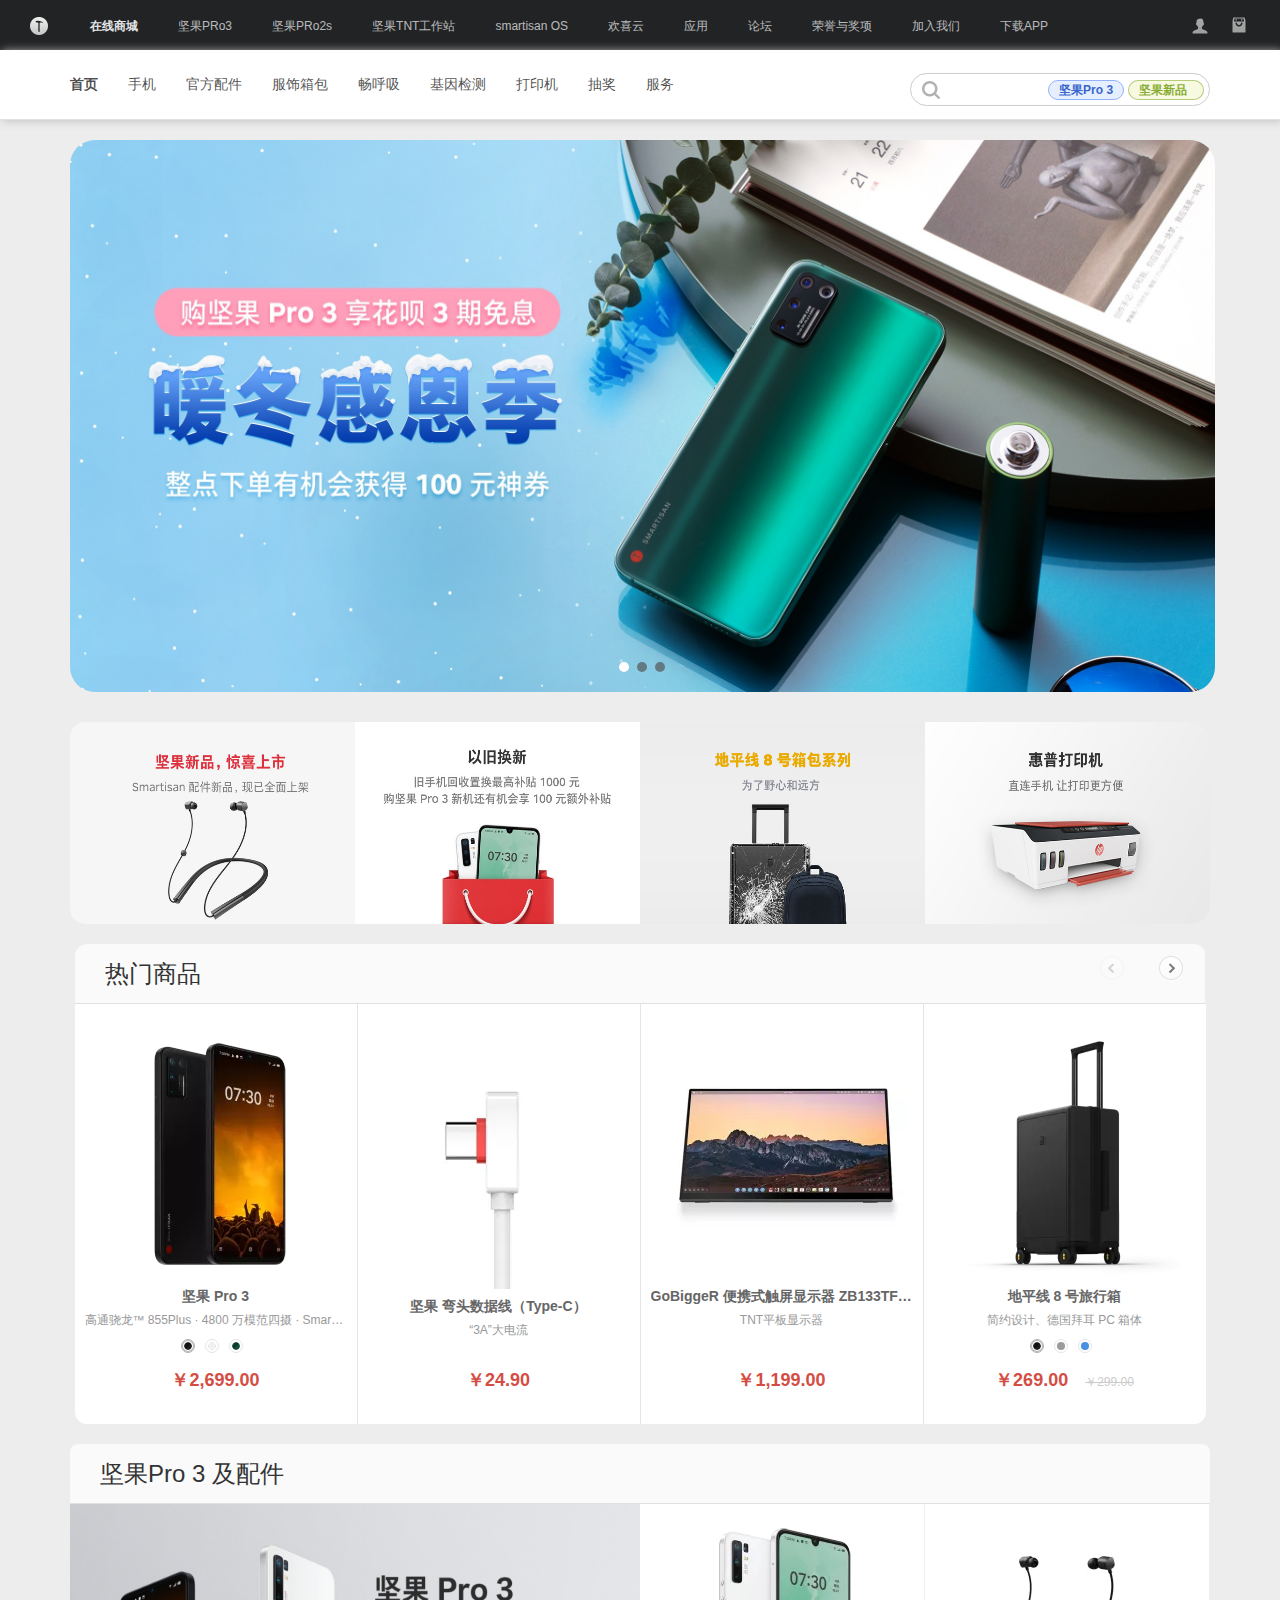
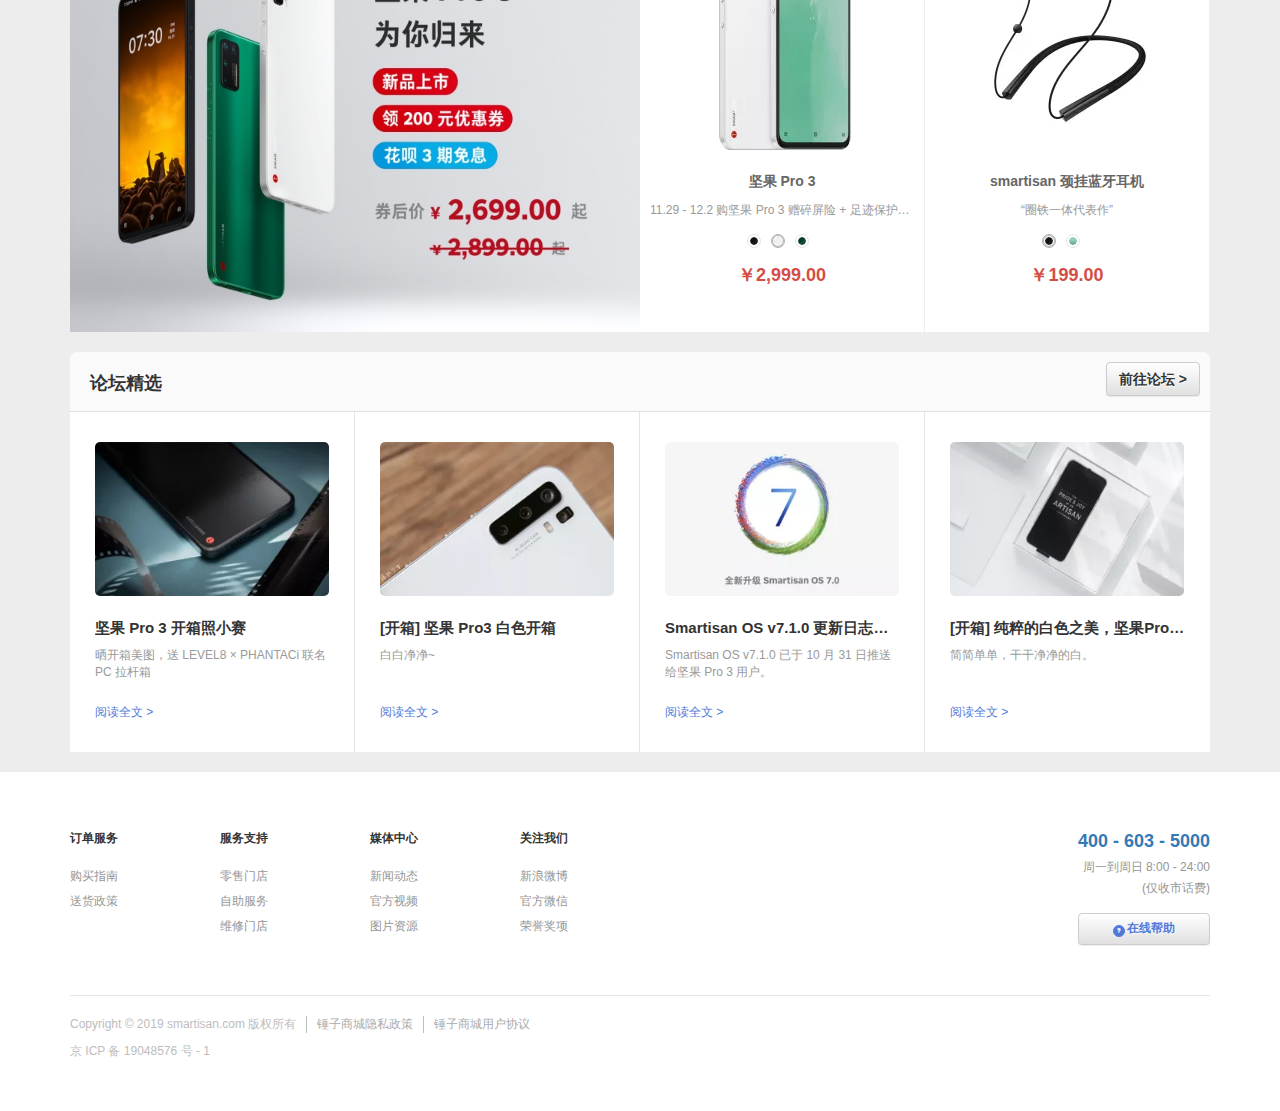
<file: index.html>
<!DOCTYPE html>
<html lang="zh">

	<head>
		<meta charset="UTF-8" />
		<link rel="stylesheet icon" type="text/css" href="favicon.ico"/>
		<meta name="viewport" content="width=device-width, initial-scale=1.0" />
		<link rel="stylesheet" type="text/css" href="bootstrap-3.3.7-dist/css/bootstrap.min.css" />
		
		<link rel="stylesheet" type="text/css" href="css/new_file.css" />
		<link rel="stylesheet" href="css/bootstrap-theme.min.css" />
		
		<title>锤子科技</title>
	</head>

	<body>
		<div class="wrap">
			<nav class="nav">
				<div class="toplogo lf">
					<a href="javascript:void(0)"><img src="img/LOGO.png" /></a>
				</div>
				<div class="container clearfix">
					<ul class="topcenter clearfix lf">
						<li class="active">
							<a class="a1" href="javascript:void(0)">在线商城</a>
						</li>
						<li>
							<a href="javascript:void(0)">坚果PRo3</a>
						</li>
						<li>
							<a href="javascript:void(0)">坚果PRo2s</a>
						</li>
						<li>
							<a href="javascript:void(0)">坚果TNT工作站</a>
						</li>
						<li>
							<a href="javascript:void(0)">smartisan OS</a>
						</li>
						<li>
							<a href="javascript:void(0)">欢喜云</a>
						</li>
						<li>
							<a href="noteApp.html">应用</a>
						</li>
						<li>
							<a href="javascript:void(0)">论坛</a>
						</li>
						<li>
							<a href="javascript:void(0)">荣誉与奖项</a>
						</li>
						<li>
							<a class="a2" href="joinUS.html">加入我们</a>
						</li>
						<li>
							<a href="javascript:void(0)" class="myapp">下载APP</a>
							<div class="ema">
								<img src="img/ema.png"/>
								<p>
									<strong>下载锤子商城App</strong>
									<span>领新人专享礼包</span>
								</p>
							</div>
						</li>
					</ul>
				</div>
				<div class="topright">
					<ul class="clearfix">
						<li class="user">
							<a href="javascript:void(0)"></a>
						</li>
						<li>
							<a href="javascript:void(0)"></a>
						</li>
					</ul>
				</div>
			</nav>
			<div class="fixednav">
				<div class="container clearfix">
					<ul class="fixedul clearfix lf">
						<li class="active">
							<a href="javascript:void(0)">首页</a>
						</li>
						<li>
							<a href="javascript:void(0)" class="phone1">手机</a>
						</li>
						<li>
							<a href="javascript:void(0)">官方配件</a>
						</li>
						<li>
							<a href="javascript:void(0)" class="package1">服饰箱包</a>
						</li>
						<li>
							<a href="javascript:void(0)" class="breathe1">畅呼吸</a>
						</li>
						<li>
							<a href="javascript:void(0)" class="dna1">基因检测</a>
						</li>
						<li>
							<a href="javascript:void(0)">打印机</a>
						</li>
						<li>
							<a href="javascript:void(0)">抽奖</a>
						</li>
						<li>
							<a href="javascript:void(0)" class="serves1">服务</a>
						</li>
					</ul>
					<div class="seach-bar rt">
						<button><img src="img/seach.png"/></button>
						<input type="text" />
						<div class="btns">
							<a href="javascript:void(0)">坚果Pro 3</a>
							<a href="javascript:void(0)">坚果新品</a>
						</div>
					</div>
					<div class="userhide topright">
						<ul class="clearfix">
							<li class="user">
								<a href="javascript:void(0)"></a>
							</li>
							<li>
								<a href="javascript:void(0)"></a>
							</li>
						</ul>
					</div>
				</div>
				<div class="myhover">
					<ul class="index1 container">
						<li class="col-md-2">
							<a href="javascript:void(0)" class="h-title">手机</a>
							<p class="h-text"><a href="javascript:void(0)" title="手机"><img src="img/pro3.png"/>手机</a></p>
						</li>
						<li class="col-md-5 peijian">
							<a href="javascript:void(0)" class="h-title">官方配件</a>
							<p class="h-text"><a href="javascript:void(0)" title="数据线"><img src="img/line.png"/>数据线</a></p>
							<p class="h-text"><a href="javascript:void(0)" title="充电器"><img src="img/headerdian.png"/>充电器</a></p>
							<p class="h-text"><a href="javascript:void(0)" title="线控耳机"><img src="img/eji.png"/>线控耳机</a></p>
							<p class="h-text"><a href="javascript:void(0)" title="移动电源"><img src="img/yidongdianyuan.png"/>移动电源</a></p>
							<p class="h-text zipai"><a href="javascript:void(0)" title="拍照控件"><img src="img/zipai.png"/>拍照控件</a></p>
						</li>
						<li class="col-md-3">
							<a href="javascript:void(0)" class="h-title">畅呼吸系列</a>
							<p class="h-text"><a href="javascript:void(0)" title="空气净化器"><img src="img/kongqi.png"/>空气净化器</a></p>
							<p class="h-text"><a href="javascript:void(0)" title="生活电器配件"><img src="img/dianqi.png"/>生活电器配件</a></p>
						</li>
						<li class="col-md-2">
							<a href="javascript:void(0)" class="h-title">服饰箱包</a>
							<p class="h-text"><a href="javascript:void(0)" title="箱包"><img src="img/xiangbao.png"/>箱包</a></p>
							<p class="h-text"><a href="javascript:void(0)" title="男装"><img src="img/nanzhuang.png"/>男装</a></p>
							<p class="h-text"><a href="javascript:void(0)" title="鞋"><img src="img/xiezi.png"/>鞋</a></p>
						</li>
					</ul>
					<ul class="container nav-phone navh6-p1">
						<li class="col-md-3"></li>
						<li class="col-md-2">
							<a href="javascript:void(0)" title="坚果Pro3">
								<img src="img/hpro3.png"/>
								<h6>坚果Pro3</h6>
								<p>￥2899.00 <span>起</span></p>
							</a>
						</li>
						<li class="col-md-2">
							<a href="javascript:void(0)" title="坚果Pro3">
								<img src="img/bpro3.png"/>
								<h6>坚果Pro3</h6>
								<p>￥2899.00 <span>起</span></p>
							</a>
						</li>
						<li class="col-md-2">
							<a href="javascript:void(0)" title="坚果Pro3">
								<img src="img/lpro3.png"/>
								<h6>坚果Pro3</h6>
								<p>￥2899.00 <span>起</span></p>
							</a>
						</li>
						<li class="col-md-3"></li>
					</ul>
					<ul class="container nav-breathe">
						<li class="col-md-3"></li>
						<li class="col-md-2">
						</li>
						<li class="col-md-2">
							<a href="javascript:void(0)" class="h-title">生活电器</a>
							<p class="h-text"><a href="javascript:void(0)" title="空气净化器"><img src="img/kongqi.png"/>空气净化器</a></p>
							<p class="h-text"><a href="javascript:void(0)" title="生活电器配件"><img src="img/headerdian.png"/>生活电器配件</a></p>
							<p class="h-text"><a href="javascript:void(0)" title="温度计"><img src="img/wenduji.png"/>温度计</a></p>
						</li>
						<li class="col-md-2">
						</li>
						<li class="col-md-2"></li>
					</ul>
					<ul class="container nav-package">
						<li class="col-md-3"></li>
						<li class="col-md-2">
							<a href="javascript:void(0)" class="h-title">服饰</a>
							<p class="h-text"><a href="javascript:void(0)" title="空气净化器"><img src="img/chens.png"/>衬衫</a></p>
							<p class="h-text"><a href="javascript:void(0)" title="空气净化器"><img src="img/weiyi.png"/>卫衣</a></p>
							<p class="h-text"><a href="javascript:void(0)" title="空气净化器"><img src="img/Txue.png"/>T恤</a></p>
							<p class="h-text"><a href="javascript:void(0)" title="空气净化器"><img src="img/polo.png"/>Polo衫</a></p>
						</li>
						<li class="col-md-2">
							<a href="javascript:void(0)" class="h-title">鞋</a>
							<p class="h-text"><a href="javascript:void(0)" title="空气净化器"><img src="img/xiezi.png"/>帆布鞋</a></p>
						</li>
						<li class="col-md-2">
							<a href="javascript:void(0)" class="h-title">箱包</a>
							<p class="h-text"><a href="javascript:void(0)" title="空气净化器"><img src="img/laganxiang.png"/>拉杆箱</a></p>
							<p class="h-text"><a href="javascript:void(0)" title="空气净化器"><img src="img/package.png"/>包</a></p>
						</li>
						<li class="col-md-2"></li>
					</ul>
					<ul class="container nav-breathe">
						<li class="col-md-3"></li>
						<li class="col-md-2">
						</li>
						<li class="col-md-2">
							<a href="javascript:void(0)" class="h-title">生活电器</a>
							<p class="h-text"><a href="javascript:void(0)" title="空气净化器"><img src="img/kongqi.png"/>空气净化器</a></p>
							<p class="h-text"><a href="javascript:void(0)" title="生活电器配件"><img src="img/headerdian.png"/>生活电器配件</a></p>
							<p class="h-text"><a href="javascript:void(0)" title="温度计"><img src="img/wenduji.png"/>温度计</a></p>
						</li>
						<li class="col-md-2">
						</li>
						<li class="col-md-2"></li>
					</ul>
					<ul class="container nav-DNA navh6-p1">
						<li class="col-md-3"></li>
						<li class="col-md-2">
						</li>
						<li class="col-md-2">
							<a href="javascript:void(0)" title="各色DNA检测套装">
								<img src="img/dna.png"/>
								<h6>各色DNA检测套装</h6>
								<p>￥499.00 <span>起</span></p>
							</a>
						</li>
						<li class="col-md-2">
						</li>
						<li class="col-md-2"></li>
					</ul>
					<ul class="container nav-breathe">
						<li class="col-md-3"></li>
						<li class="col-md-2">
						</li>
						<li class="col-md-2">
							<a href="javascript:void(0)" class="h-title">生活电器</a>
							<p class="h-text"><a href="javascript:void(0)" title="空气净化器"><img src="img/kongqi.png"/>空气净化器</a></p>
							<p class="h-text"><a href="javascript:void(0)" title="生活电器配件"><img src="img/headerdian.png"/>生活电器配件</a></p>
							<p class="h-text"><a href="javascript:void(0)" title="温度计"><img src="img/wenduji.png"/>温度计</a></p>
						</li>
						<li class="col-md-2">
						</li>
						<li class="col-md-2"></li>
					</ul>
					<ul class="container nav-DNA navh6-p1">
						<li class="col-md-3"></li>
						<li class="col-md-5">
								<h4>滑动刮奖</h4>
								<div class="ggk">
									<span></span>
									<canvas id="cav" width="200" height="100"></canvas>
								</div>
						</li>
						<li class="col-md-1">
						</li>
						<li class="col-md-2"></li>
					</ul>
					<ul class="serves">
						<li><a href="javascript:void(0)">自动服务</a></li>
						<li><a href="javascript:void(0)">在线客服</a></li>
						<li><a href="javascript:void(0)">维修门店</a></li>
						<li><a href="javascript:void(0)">服务政策</a></li>
						<li><a href="javascript:void(0)">发起售后</a></li>
						<li><a href="javascript:void(0)">以旧换新</a></li>
					</ul>
				</div>
			</div>
			<!--banner图-->	
			<div class="container">
				<div class="banner">
					<ul class="imglist">
						<li class="active"><a href="javascript:void(0)"><img src="img/banner1.jpg" alt="" /></a></li>
						<li><a href="javascript:void(0)"><img src="img/banner2.jpg" alt="" /></a></li>
						<li><a href="javascript:void(0)"><img src="img/banner3.jpg" alt="" /></a></li>
					</ul>
					<ul class="btnlist clearfix">
						<li class="actives"></li>
						<li></li>
						<li></li>
					</ul>
				</div>
			</div>
			<div class="listOne container">
				<div class="col-md-3"><a href="javascript:void(0)"><img src="img/yundongerji.jpg"/></a></div>
				<div class="col-md-3"><a href="javascript:void(0)"><img src="img/old-new.jpg"/></a></div>
				<div class="col-md-3"><a href="javascript:void(0)"><img src="img/line8hao.jpg"/></a></div>
				<div class="col-md-3"><a href="javascript:void(0)"><img src="img/hP.jpg"/></a></div>
			</div>
			<!--热门商品-->
			<div class="goods container">
				<div class="goodsheader clearfix">
					<h3 class="lf">热门商品</h3>
					<div class="header-top rt">
						<a href="#" class="one disableds"></a>
						<a href="#" class="tow"></a>
					</div>
				</div>
				<div class="goods-father clearfix" style="transform: translate(0px,0px);">
					<div class="col-md-3">
						<a href="javascript:void(0)">
							<div class="goodsname phonebolck">
								<img class="show-block" src="img/jianguo3.jpg"/>
								<img src="img/bai.jpg"/>
								<img src="img/lv.jpg"/>
								<h4>坚果 Pro 3</h4>
								<h6>高通骁龙™ 855Plus · 4800 万模范四摄 · Smartisan OS 7.0</h6>
							</div>
							<div class="goodsbtns myphones clearfix">
								<ul class="clearfix">
									<li>
										<div class="myactive">
											<img src="img/black.png"/>	
										</div>
									</li>
									<li>
										<div>
											<img src="img/white.png"/>	
										</div>
									</li>
									<li>
										<div>
											<img src="img/green.png"/>	
										</div>
									</li>
								</ul>
							</div>
							<div class="monery">
								<span class="show-block">￥2,699.00</span>
								<span>￥2,999.00</span>
								<span>￥3,399.00</span>
							</div>
						</a>
					</div>
					<div class="col-md-3">
						<a href="javascript:void(0)">
							<div class="goodsname">
								<img src="img/type-c.jpg"/>
								<h4 style="margin-top: 10px;">坚果 弯头数据线（Type-C）</h4>
								<h6>“3A”大电流</h6>
							</div>
							<div class="monery">
								￥24.90
							</div>
						</a>
					</div>
					<div class="col-md-3">
						<a href="javascript:void(0)">
							<div class="goodsname">
								<img src="img/tv.jpg"/>
								<h4>GoBiggeR 便携式触屏显示器 ZB133TF-W </h4>
								<h6>TNT平板显示器</h6>
							</div>
							<div class="monery">
								￥1,199.00 <span class="jiangjia">￥1,129.00</span>
							</div>
						</a>
					</div>
					<div class="col-md-3">
						<a href="javascript:void(0)">
							<div class="goodsname my-package">
								<img class="show-block" src="img/no8.jpg"/>
								<img src="img/gray-package.jpg"/>
								<img src="img/bule-backage.jpg"/>
								<h4>地平线 8 号旅行箱</h4>
								<h6>简约设计、德国拜耳 PC 箱体 </h6>
								<h5>地平线箱包 感恩特惠</h5>
							</div>
							<div class="goodsbtns package-btn clearfix">
								<ul class="clearfix">
									<li>
										<div class="myactive">
											<img src="img/black.png"/>	
										</div>
									</li>
									<li>
										<div>
											<img src="img/packgray.jpg"/>	
										</div>
									</li>
									<li>
										<div>
											<img src="img/bule-pack.jpg"/>	
										</div>
									</li>
								</ul>
							</div>
							<div class="monery">
								<div class="show-block">￥269.00 <span class="jiangjia">￥299.00</span></div>
								<div>￥299.00</div>
								<div>￥299.00</div>
							</div>
						</a>
					</div>
					<div class="col-md-3">
						<a href="javascript:void(0)">
							<div class="goodsname">
								<img src="img/dna1.jpg"/>
								<h4>各色DNA检测套装</h4>
								<h6>千万级基因位点数据解读</h6>
							</div>
							<div class="goodsbtns clearfix">
								<ul>
									<li>
										<div class="myactive">
											<img src="img/black.png"/>	
										</div>
									</li>
								</ul>
							</div>
							<div class="monery">
								￥499.00
							</div>
						</a>
					</div>
					<div class="col-md-3">
						<a href="javascript:void(0)">
							<div class="goodsname">
								<img src="img/lianming.jpg"/>
								<h4>LEVEL8 X PHANTACi联名PC拉杆箱（地球狂想）</h4>
								<h6>地球狂想 态度当道</h6>
								<h5>地平线箱包 感恩特惠</h5>
							</div>
							<div class="monery">
								￥899.00 <span class="jiangjia">￥1,099.00</span>
							</div>
						</a>
					</div>
					<div class="col-md-3">
						<a href="javascript:void(0)">
							<div class="goodsname">
								<img src="img/sanjiaj.jpg"/>
								<h4>坚果三脚架自拍杆</h4>
								<h6>两种模式，随时随地都能拍得开心</h6>
								<h5>精品配件 感恩特惠</h5>
							</div>
							<div class="goodsbtns clearfix">
								<ul class="clearfix">
									<li>
										<div class="myactive">
											<img src="img/black.png"/>	
										</div>
									</li>
								</ul>
							</div>
							<div class="monery">
								￥89.00 <span class="jiangjia">￥99.00</span>
							</div>
						</a>
					</div>
					<div class="col-md-3">
						<a href="javascript:void(0)">
							<div class="goodsname my-package">
								<img class="show-block" src="img/xiangzi.jpg"/>
								<img src="img/gray-package.jpg"/>
								<img src="img/bule-backage.jpg"/>
								<h4>地平线 8 号旅行箱</h4>
								<h6>简约设计、德国拜耳 PC 箱体 </h6>
								<h5>地平线箱包 感恩特惠</h5>
							</div>
							<div class="goodsbtns package-btn clearfix">
								<ul class="clearfix">
									<li>
										<div class="myactive">
											<img src="img/black.png"/>	
										</div>
									</li>
									<li>
										<div>
											<img src="img/packgray.jpg"/>	
										</div>
									</li>
									<li>
										<div>
											<img src="img/bule-pack.jpg"/>	
										</div>
									</li>
								</ul>
							</div>
							<div class="monery">
								<div class="show-block">￥269.00 <span class="jiangjia">￥299.00</span></div>
								<div>￥299.00</div>
								<div>￥299.00</div>
							</div>
						</a>
					</div>
				</div>
			</div>
			<!--坚果Pro 3 及配件-->
			<div class="Pro-3 container">
				<div class="goodsheader">
					<h3>坚果Pro 3 及配件</h3>
				</div>
				<div class="pro3-cotent">
					<div class="col-md-6 left3">
						<a href="javascript:void(0)"><img src="img/guilai.jpg"/></a>
					</div>
					<div class="col-md-3">
						<a href="javascript:void(0)">
							<div class="goodsname phonebolck">
								<img src="img/jianguo3.jpg"/>
								<img class="show-block" src="img/bai.jpg"/>
								<img src="img/lv.jpg"/>
								<h4>坚果 Pro 3</h4>
								<h6>11.29 - 12.2 购坚果 Pro 3 赠碎屏险 + 足迹保护壳，碎屏险将于订单签收后的 3 个工作日内发放</h6>
							</div>
							<div class="goodsbtns myphones clearfix">
								<ul class="clearfix">
									<li>
										<div>
											<img src="img/black.png"/>	
										</div>
									</li>
									<li>
										<div class="myactive">
											<img src="img/white.png"/>	
										</div>
									</li>
									<li>
										<div>
											<img src="img/green.png"/>	
										</div>
									</li>
								</ul>
							</div>
							<div class="monery">
								<span>￥2,699.00</span>
								<span class="show-block" >￥2,999.00</span>
								<span>￥3,399.00</span>
							</div>
						</a>
					</div>
					<div class="col-md-3">
						<a href="javascript:void(0)">
							<div class="goodsname phonebolck">
								<img class="show-block" src="img/buleji.jpg"/>
								<img src="img/green-buleji.jpg"/>
								<h4>smartisan  颈挂蓝牙耳机</h4>
								<h6>“圈铁一体代表作”</h6>
							</div>
							<div class="goodsbtns myphones myearphone clearfix">
								<ul class="clearfix">
									<li>
										<div class="myactive">
											<img src="img/black.png"/>	
										</div>
									</li>
									<li>
										<div>
											<img src="img/green.jpg"/>	
										</div>
									</li>
								</ul>
							</div>
							<div class="monery">
								<span class="show-block" >￥199.00</span>
							</div>
						</a>
					</div>
				</div>
			</div>
			<!--论坛精选-->
			<div class="container">
				<div class="forum">
					<div class="for-top clearfix">
						<h3 class="pull-left">论坛精选</h3>
						<a href="javascript:void(0)" class="btn btn-default pull-right">前往论坛 > </a>
					</div>
					<div class="for-content">
					</div>
				</div>
			</div>
			<footer>
				<div class="container">
					<div class="ftop clearfix">
						<div class="f-left pull-left">
							<ul class="clearfix">
								<li>
									<ul>
										<li><h6>订单服务</h6></li>
										<li><a href="javascript:void(0)">购买指南</a></li>
										<li><a href="javascript:void(0)">送货政策</a></li>
									</ul>
								</li>
								<li>
									<ul>
										<li><h6>服务支持</h6></li>
										<li><a href="javascript:void(0)">零售门店</a></li>
										<li><a href="javascript:void(0)">自助服务</a></li>
										<li><a href="javascript:void(0)">维修门店</a></li>
									</ul>
								</li>
								<li>
									<ul>
										<li><h6>媒体中心</h6></li>
										<li><a href="javascript:void(0)">新闻动态</a></li>
										<li><a href="javascript:void(0)">官方视频</a></li>
										<li><a href="javascript:void(0)">图片资源</a></li>
									</ul>
								</li>
								<li>
									<ul>
										<li><h6>关注我们</h6></li>
										<li><a href="javascript:void(0)">新浪微博</a></li>
										<li><a href="javascript:void(0)">官方微信</a></li>
										<li><a href="javascript:void(0)">荣誉奖项</a></li>
									</ul>
								</li>
							</ul>
						</div>
						<div class="f-right pull-right">
							<h4 class="text-primary">400 - 603 - 5000</h4>
							<h5>周一到周日 8:00 - 24:00</h5>
							<h5>(仅收市话费)</h5>
							<a href="javascript:void(0)" class="btn btn-default">在线帮助</a>
						</div>
					</div>
					<div class="copyright">
						<ul class="clearfix">
							<li>Copyright © 2019 smartisan.com 版权所有</li>
							<li><a href="javascript:void(0)">锤子商城隐私政策</a></li>
							<li><a href="javascript:void(0)">锤子商城用户协议</a></li>
						</ul>
						<a href="javascript:void(0)">京 ICP 备 19048576 号 - 1</a>
					</div>
				</div>
			</footer>
		</div>
		<script src="js/jquery-3.4.0.js"></script>
		<script src="js/new_file.js" type="text/javascript" charset="utf-8"></script>
		<script src="luntan1.json?cb=getJson"></script>
	</body>
</html>
</file>
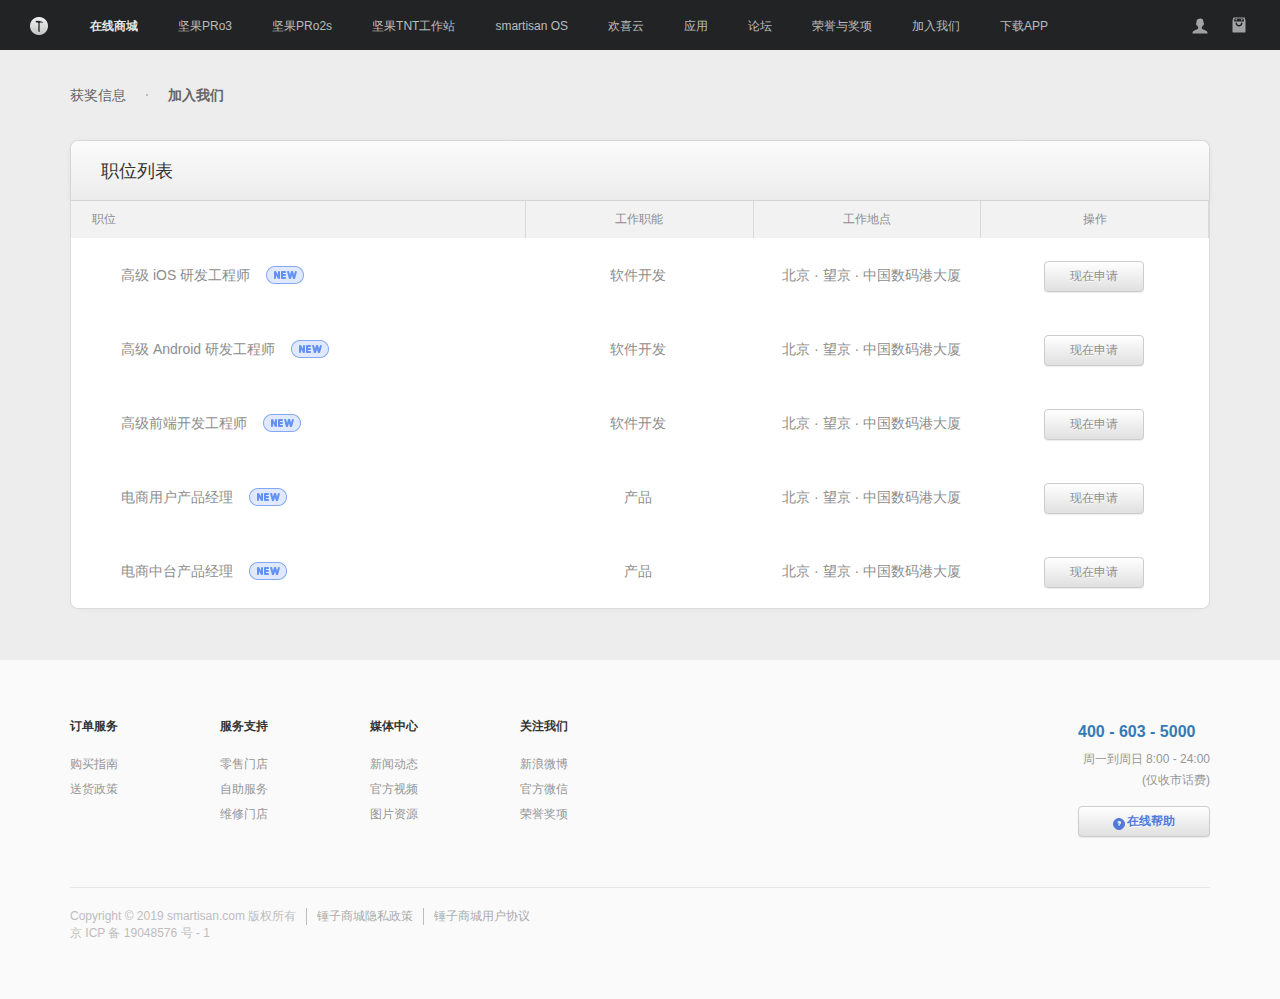
<file: joinUS.html>
<!DOCTYPE html>
<html lang="zh">

	<head>
		<meta charset="UTF-8" />
		<link rel="stylesheet icon" type="text/css" href="favicon.ico"/>
		<meta name="viewport" content="width=device-width, initial-scale=1.0" />
		<link rel="stylesheet" type="text/css" href="bootstrap-3.3.7-dist/css/bootstrap.min.css" />
		<script src="js/jquery-3.4.0.js"></script>
		<script src="js/new_file.js" type="text/javascript" charset="utf-8"></script>
		<link rel="stylesheet" type="text/css" href="css/new_file.css" />
		<link rel="stylesheet" type="text/css" href="css/joinus.css"/>
		<link rel="stylesheet" href="css/bootstrap-theme.min.css" />
		<title>加入我们</title>
	</head>

	<body>
		<div class="wrap">
			<nav class="nav">
				<div class="toplogo lf">
					<a href="javascript:void(0)"><img src="img/LOGO.png" /></a>
				</div>
				<div class="container clearfix">
					<ul class="topcenter clearfix lf">
						<li class="active">
							<a href="index.html">在线商城</a>
						</li>
						<li>
							<a href="javascript:void(0)">坚果PRo3</a>
						</li>
						<li>
							<a href="javascript:void(0)">坚果PRo2s</a>
						</li>
						<li>
							<a href="javascript:void(0)">坚果TNT工作站</a>
						</li>
						<li>
							<a href="javascript:void(0)">smartisan OS</a>
						</li>
						<li>
							<a href="javascript:void(0)">欢喜云</a>
						</li>
						<li>
							<a href="noteApp.html">应用</a>
						</li>
						<li>
							<a href="javascript:void(0)">论坛</a>
						</li>
						<li>
							<a href="javascript:void(0)">荣誉与奖项</a>
						</li>
						<li>
							<a href="joinUS.html">加入我们</a>
						</li>
						<li>
							<a href="javascript:void(0)" class="myapp">下载APP</a>
							<div class="ema">
								<img src="img/ema.png"/>
								<p>
									<strong>下载锤子商城App</strong>
									<span>领新人专享礼包</span>
								</p>
							</div>
						</li>
					</ul>
				</div>
				<div class="topright">
					<ul class="clearfix">
						<li class="user">
							<a href="javascript:void(0)"></a>
						</li>
						<li>
							<a href="javascript:void(0)"></a>
						</li>
					</ul>
				</div>
			</nav>
			<!--加入我们-->
			<div class="join-in container">
				<div class="join-nav">
					<ul class="clearfix">
						<li><a href="javascript:void(0)">获奖信息</a></li>
						<li><a href="javascript:void(0)">加入我们</a></li>
					</ul>
				</div>
				<div class="join-list">
					<div class="jtop">
						<h3>职位列表</h3>
					</div>
					<div class="j-information">
						<ul class="clearfix">
							<li>职位</li>
							<li>工作职能</li>
							<li>工作地点</li>
							<li>操作</li>
						</ul>
					</div>
					<div class="job-list">
						<div class="jone">
							<div class="ios row">
								<div class="col-md-5 j-down">
									<a href="javascript:void(0)">
										<span>高级 iOS 研发工程师</span>
										<span class="jnews"></span>
										<span class="glyphicon glyphicon-chevron-down job-down"></span>
									</a>
								</div>
								<div class="col-md-2">软件开发</div>
								<div class="col-md-3">北京 · 望京 · 中国数码港大厦</div>
								<div class="col-md-2 end0"><a href="mailto:heichenxuan@bytedance.com" class="btn btn-default">现在申请</a></div>
							</div>
							<div class="details">
								<div class="duty">
									<h3>岗位职责：</h3>
									<ol>
										<li>负责 iOS 平台应用的架构设计和开发工作；</li>
										<li>负责根据产品需求完成开发任务，交付高质量代码；</li>
										<li>编写技术文档及新技术的调研，疑难攻坚，持续优化。</li>
									</ol>
								</div>
								<div class="hope">
									<h3>我们对您的期望：</h3>
									<h4>必备条件</h4>
									<ol>
										<li>本科及以上学历，计算机相关专业，3 年以上 iOS 开发经验，可独立交付应用；</li>
										<li>熟悉 Objective-C，具有扎实的编码能力，熟悉常用数据结构与算法；</li>
										<li>熟悉 MVC、MVVM 等模式，架构意识强，注重工程质量；</li>
										<li>熟悉 iOS 系统组件及其内部原理，熟练使用常用 UI 组件、网络库和第三方库；</li>
										<li>具备一定 Hybrid App 开发经验；</li>
										<li>富有激情，不断进取，结果导向，有较强责任感及团队协作意识。</li>
									</ol>
								</div>
								<div class="prior">
									<h4>优先条件</h4>
									<ol>
										<li>具备一定的 React Native / Weex / Flutter 实践经验；</li>
										<li>熟悉 HTTP 、TCP / IP 通讯协议及 iPhone SDK 开发环境及底层 API 调用；</li>
										<li>具备在 App Store 上线产品开发经验 , 简历请附主要负责开发的 iPhone / iPad 作品；</li>
										<li>自学能力强 , 沟通协作意识良好 , 能够承担工作压力。</li>
									</ol>
								</div>
								<div>
									<a href="mailto:heichenxuan@bytedance.com" class="btn btn-primary">现在申请</a>
								</div>
							</div>
						</div>
						<div class="jone">
							<div class="ios row">
								<div class="col-md-5 j-down">
									<a href="javascript:void(0)">
										<span>高级 Android 研发工程师</span>
										<span class="jnews"></span>
										<span class="glyphicon glyphicon-chevron-down job-down"></span>
									</a>
								</div>
								<div class="col-md-2">软件开发</div>
								<div class="col-md-3">北京 · 望京 · 中国数码港大厦</div>
								<div class="col-md-2 end0"><a href="mailto:heichenxuan@bytedance.com" class="btn btn-default">现在申请</a></div>
							</div>
							<div class="details">
								<div class="duty">
									<h3>岗位职责：</h3>
									<ol>
										<li>负责商城业务相关的 APP 开发，基于 Android / Flutter 编写高质量代码；</li>
										<li>主导移动规范制订、技术文档编写；</li>
										<li>跟进研究 Android 或前端领域的新技术发展和调研。</li>
									</ol>
								</div>
								<div class="hope">
									<h3>我们对您的期望：</h3>
									<h4>必备条件</h4>
									<ol>
										<li>本科以上学历，计算机或相关专业，3 年及以上 Android 开发经验；</li>
										<li>熟练掌握 Java 语言或 C++ 语言，熟练掌握面向对象编程，熟悉 Android 平台的应用设计规范；</li>
										<li>扎实的 Android 基础知识、数据结构与算法；</li>
										<li>熟悉 Android 平台下的代码调试和调优技术；</li>
										<li>熟悉 Android 系统运行机制，对 UI 编程，四大组件，主要系统服务和主要通信机制有足够的了解；</li>
										<li>具备良好的分析、解决问题的能力；接受能力强，能很快学习和掌握新技术；</li>
										<li>具有良好的工作态度、沟通技巧和团队协作精神。</li>
									</ol>
								</div>
								<div class="prior">
									<h4>优先条件</h4>
									<ol>
										<li>具备一定的 React Native / Weex / Flutter 实践经验；</li>
										<li>有系统或应用性能优化实际工作经验；</li>
										<li>注重用户体验，追求极致。</li>
									</ol>
								</div>
								<div>
									<a href="mailto:heichenxuan@bytedance.com" class="btn btn-primary">现在申请</a>
								</div>
							</div>
						</div>
						<div class="jone">
							<div class="ios row">
								<div class="col-md-5 j-down">
									<a href="javascript:void(0)">
										<span>高级前端开发工程师</span>
										<span class="jnews"></span>
										<span class="glyphicon glyphicon-chevron-down job-down"></span>
									</a>
								</div>
								<div class="col-md-2">软件开发</div>
								<div class="col-md-3">北京 · 望京 · 中国数码港大厦</div>
								<div class="col-md-2 end0"><a href="mailto:heichenxuan@bytedance.com" class="btn btn-default">现在申请</a></div>
							</div>
							<div class="details">
								<div class="duty">
									<h3>岗位职责：</h3>
									<ol>
										<li>负责商城业务的前端研发工作，含 B 端中台业务及 C 端官网业务；</li>
										<li>注重用户交互体验，提升前端页面性能；</li>
										<li>开发内部运营支撑系统，支持公司运营工作，提升运营效率；</li>
										<li>配合市场营销，进行相关专题或者活动的开发；</li>
										<li>开发内部工具与 UI 组件，改进工作流程，提升团队工作效率。</li>
									</ol>
								</div>
								<div class="hope">
									<h3>我们对您的期望：</h3>
									<h4>必备条件</h4>
									<ol>
										<li>计算机相关专业，3 年以上电商类 Web 前端开发经验；</li>
										<li>扎实的 HTML5 / CSS3 / JavaScript 基础；</li>
										<li>熟悉 MVC、MVVM 等模式，架构意识强，注重工程质量；</li>
										<li>实践应用 Angular / React / Vue 任意一种前端框架；熟练掌握 Webpack / Gulp / Grunt / FIS 等脚手架工具；</li>
										<li>对组件化、模块化开发有深入了解；</li>
										<li>熟练掌握 ES6 语法以及 TypeScript / Less / Sass 等扩展语言；</li>
										<li>具备良好 Web 安全策略意识，结合业务场景，优化 Web 性能；</li>
										<li>良好的编码习惯，代码结构清晰、命名规范，能够积极主动推进解决问题。</li>
									</ol>
								</div>
								<div class="prior">
									<h4>优先条件</h4>
									<ol>
										<li>具备一定 Node.js 实战经验，应用场景不限；</li>
										<li>较高质量的个人开源项目，或技术博客；</li>
										<li>具备电商类微信小程序开发经验。</li>
									</ol>
								</div>
								<div>
									<a href="mailto:heichenxuan@bytedance.com" class="btn btn-primary">现在申请</a>
								</div>
							</div>
						</div>
						<div class="jone">
							<div class="ios row">
								<div class="col-md-5 j-down">
									<a href="javascript:void(0)">
										<span>电商用户产品经理</span>
										<span class="jnews"></span>
										<span class="glyphicon glyphicon-chevron-down job-down"></span>
									</a>
								</div>
								<div class="col-md-2">产品</div>
								<div class="col-md-3">北京 · 望京 · 中国数码港大厦</div>
								<div class="col-md-2 end0"><a href="mailto:heichenxuan@bytedance.com" class="btn btn-default">现在申请</a></div>
							</div>
							<div class="details">
								<div class="duty">
									<h3>岗位职责：</h3>
									<ol>
										<li>独立负责完成前端产品的需求分析、设计、持续迭代优化；</li>
										<li>跟进项目进度和周期，与各团队合作，推动产品及时顺利上线；</li>
										<li>设计埋点 / 统计 / 分析方案，持续关注产品数据，寻找并高效落地产品优化方案；</li>
										<li>根据实际业务情况和规划，推动完成产品的阶段性用户增长目标。</li>
									</ol>
								</div>
								<div class="hope">
									<h3>我们对您的期望：</h3>
									<h4>必备条件</h4>
									<ol>
										<li>统招本科以上学历，3 年以上电商前端产品经验；</li>
										<li>熟练掌握常见电商产品与流程的设计理念和逻辑，有独立完整项目经验优先；</li>
										<li>有扎实的 APP 产品设计经验，熟悉安卓和 iOS 交互设计规范；</li>
										<li>能从数据和用户增长的角度，优化前端产品，提升用户增长；</li>
										<li>有强烈的开放创新意识，积极有责任心，具有优秀的沟通和跨部门协作能力；</li>
										<li>优秀的逻辑性和结构性思维，能够从宏观和微观的视角审查产品，定位问题；</li>
										<li>精通 Axure、Visio、思维导图等常用工具，能够撰写高质量的需求和交互文档。</li>
									</ol>
								</div>
								<div>
									<a href="mailto:heichenxuan@bytedance.com" class="btn btn-primary">现在申请</a>
								</div>
							</div>
						</div>
						<div class="jone">
							<div class="ios row">
								<div class="col-md-5 j-down">
									<a href="javascript:void(0)">
										<span>电商中台产品经理</span>
										<span class="jnews"></span>
										<span class="glyphicon glyphicon-chevron-down job-down"></span>
									</a>
								</div>
								<div class="col-md-2">产品</div>
								<div class="col-md-3">北京 · 望京 · 中国数码港大厦</div>
								<div class="col-md-2 end0"><a href="mailto:heichenxuan@bytedance.com" class="btn btn-default">现在申请</a></div>
							</div>
							<div class="details">
								<div class="duty">
									<h3>岗位职责：</h3>
									<ol>
										<li>负责电商中后台产品规划及迭代优化，跟进项目进度和周期，推动产品及时顺利上线；</li>
										<li>深入用户场景，梳理业务流程，进行业务抽象和中台产品设计，沉淀中台能力；</li>
										<li>持续关注产品数据和用户增长，寻找并高效落地产品优化方案；</li>
										<li>根据实际业务情况和规划，推动完成产品的阶段性目标。</li>
									</ol>
								</div>
								<div class="hope">
									<h3>我们对您的期望：</h3>
									<h4>必备条件</h4>
									<ol>
										<li>统招本科以上学历，3 年以上电商中后台产品经验；</li>
										<li>精通正逆向交易流程，熟悉商品、库存、订单、支付、营销、用户、搜索推荐、会员、评价等设计与逻辑；</li>
										<li>有独立完整项目经验优先；</li>
										<li>有强烈的开放创新意识，积极有责任心，具有优秀的沟通和跨部门协作能力；</li>
										<li>优秀的逻辑性和结构性思维，能够从宏观和微观的视角审查产品，定位问题；</li>
										<li>精通 Axure、Visio、思维导图等常用工具，能够撰写高质量的需求和交互文档。</li>
									</ol>
								</div>
								<div>
									<a href="mailto:heichenxuan@bytedance.com" class="btn btn-primary">现在申请</a>
								</div>
							</div>
						</div>
					</div>
				</div>
			</div>
			<footer>
				<div class="container">
					<div class="ftop clearfix">
						<div class="f-left pull-left">
							<ul class="clearfix">
								<li>
									<ul>
										<li><h6>订单服务</h6></li>
										<li><a href="javascript:void(0)">购买指南</a></li>
										<li><a href="javascript:void(0)">送货政策</a></li>
									</ul>
								</li>
								<li>
									<ul>
										<li><h6>服务支持</h6></li>
										<li><a href="javascript:void(0)">零售门店</a></li>
										<li><a href="javascript:void(0)">自助服务</a></li>
										<li><a href="javascript:void(0)">维修门店</a></li>
									</ul>
								</li>
								<li>
									<ul>
										<li><h6>媒体中心</h6></li>
										<li><a href="javascript:void(0)">新闻动态</a></li>
										<li><a href="javascript:void(0)">官方视频</a></li>
										<li><a href="javascript:void(0)">图片资源</a></li>
									</ul>
								</li>
								<li>
									<ul>
										<li><h6>关注我们</h6></li>
										<li><a href="javascript:void(0)">新浪微博</a></li>
										<li><a href="javascript:void(0)">官方微信</a></li>
										<li><a href="javascript:void(0)">荣誉奖项</a></li>
									</ul>
								</li>
							</ul>
						</div>
						<div class="f-right pull-right">
							<h4 class="text-primary">400 - 603 - 5000</h4>
							<h5>周一到周日 8:00 - 24:00</h5>
							<h5>(仅收市话费)</h5>
							<a href="javascript:void(0)" class="btn btn-default">在线帮助</a>
						</div>
					</div>
					<div class="copyright">
						<ul class="clearfix">
							<li>Copyright © 2019 smartisan.com 版权所有</li>
							<li><a href="javascript:void(0)">锤子商城隐私政策</a></li>
							<li><a href="javascript:void(0)">锤子商城用户协议</a></li>
						</ul>
						<a href="javascript:void(0)">京 ICP 备 19048576 号 - 1</a>
					</div>
				</div>
			</footer>
		</div>
	</body>
</html>
</file>
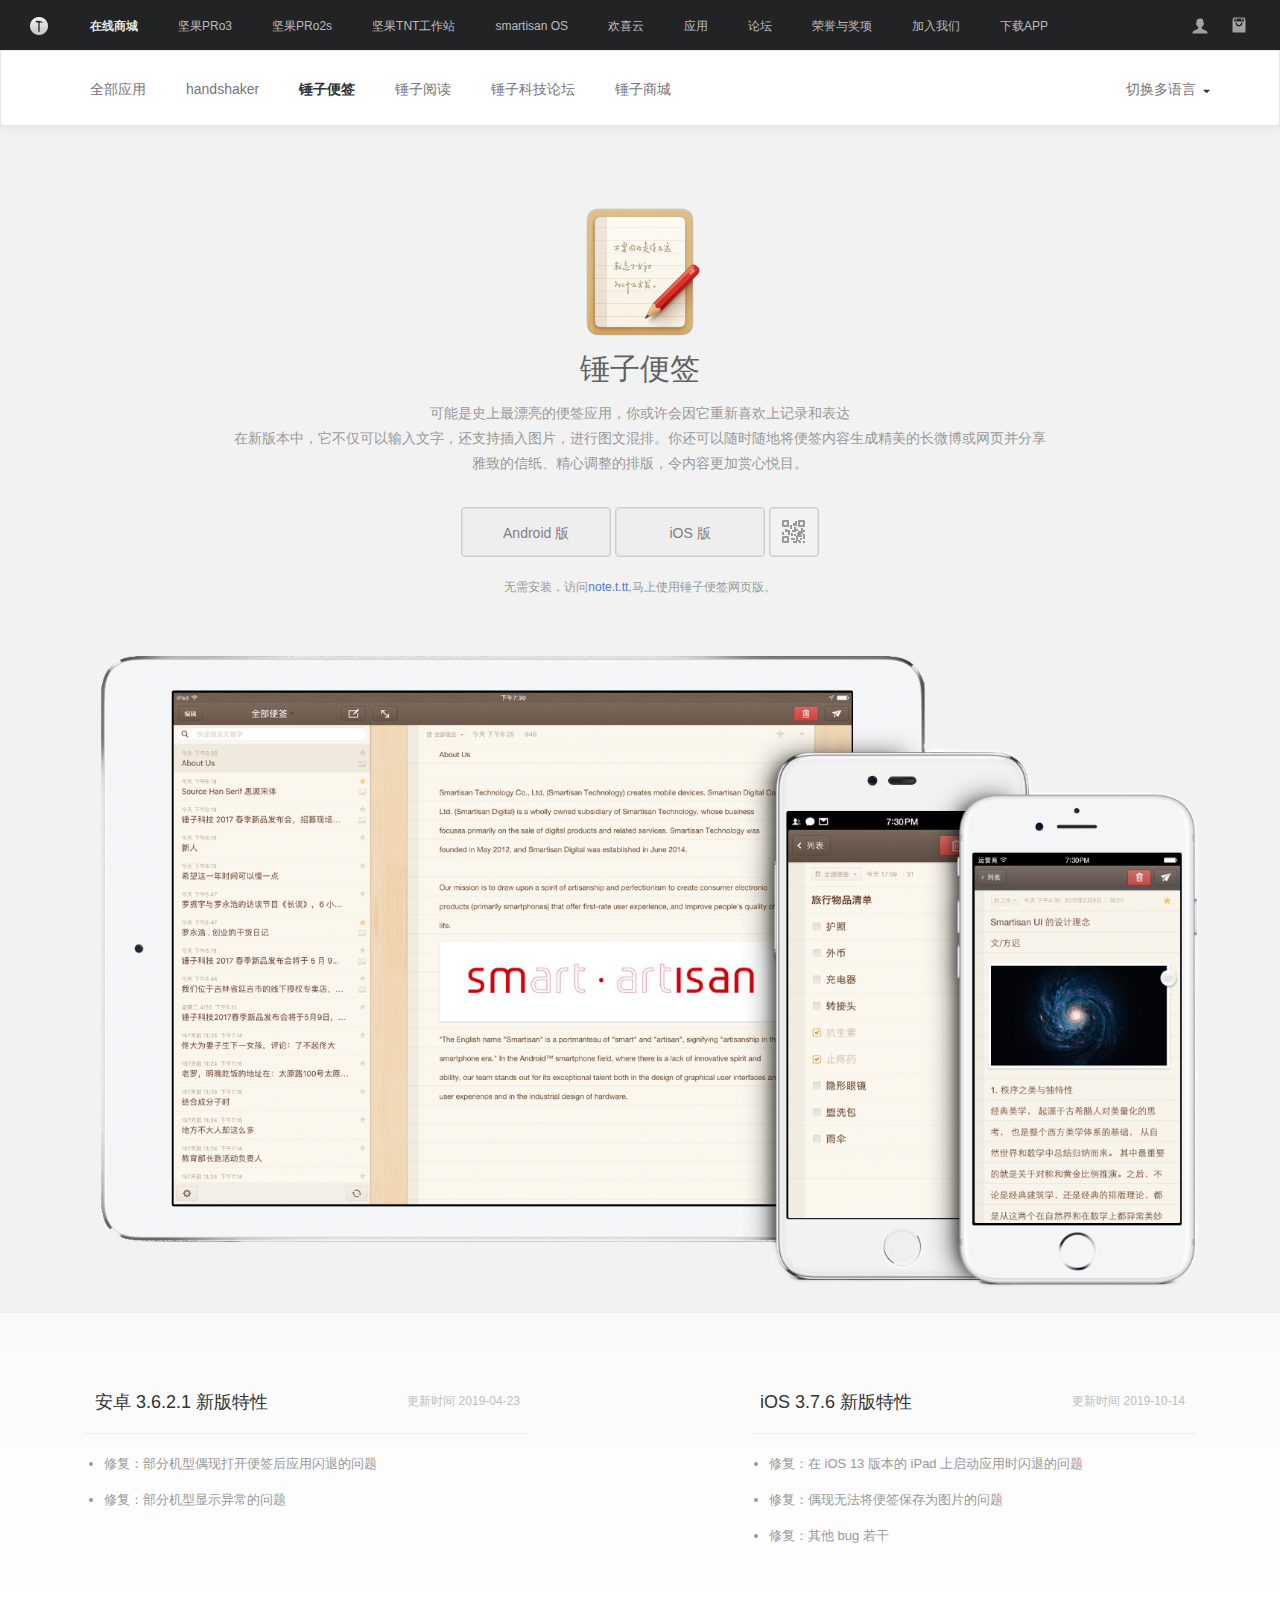
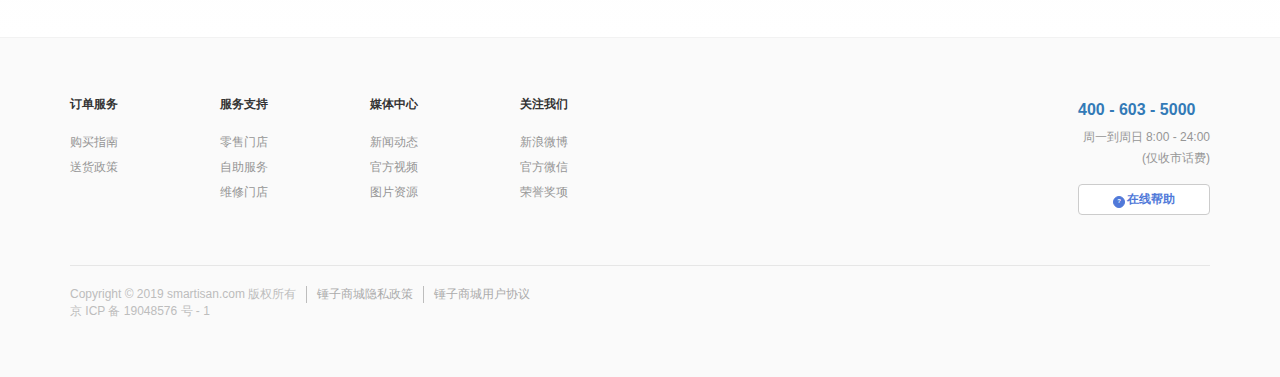
<file: noteApp.html>
<!DOCTYPE html>
<html lang="zh">

	<head>
		<meta charset="UTF-8" />
		<link rel="stylesheet icon" type="text/css" href="favicon.ico"/>
		<meta name="viewport" content="width=device-width, initial-scale=1.0" />
		<link rel="stylesheet" type="text/css" href="bootstrap-3.3.7-dist/css/bootstrap.min.css" />
		<script src="js/jquery-3.4.0.js"></script>
		<script src="js/new_file.js" type="text/javascript" charset="utf-8"></script>
		<link rel="stylesheet" type="text/css" href="css/new_file.css" />
		<link rel="stylesheet" type="text/css" href="css/joinus.css"/>
		<title>Smartisan 应用下载-锤子科技</title>
	</head>

	<body style="background-color: #F2F2F2">
		<div class="wrap">
			<nav class="nav">
				<div class="toplogo lf">
					<a href="javascript:void(0)"><img src="img/LOGO.png" /></a>
				</div>
				<div class="container clearfix">
					<ul class="topcenter clearfix lf">
						<li class="active">
							<a href="index.html">在线商城</a>
						</li>
						<li>
							<a href="javascript:void(0)">坚果PRo3</a>
						</li>
						<li>
							<a href="javascript:void(0)">坚果PRo2s</a>
						</li>
						<li>
							<a href="javascript:void(0)">坚果TNT工作站</a>
						</li>
						<li>
							<a href="javascript:void(0)">smartisan OS</a>
						</li>
						<li>
							<a href="javascript:void(0)">欢喜云</a>
						</li>
						<li>
							<a href="noteApp.html">应用</a>
						</li>
						<li>
							<a href="javascript:void(0)">论坛</a>
						</li>
						<li>
							<a href="javascript:void(0)">荣誉与奖项</a>
						</li>
						<li>
							<a href="joinUs.html">加入我们</a>
						</li>
						<li>
							<a href="javascript:void(0)" class="myapp">下载APP</a>
							<div class="ema">
								<img src="img/ema.png"/>
								<p>
									<strong>下载锤子商城App</strong>
									<span>领新人专享礼包</span>
								</p>
							</div>
						</li>
					</ul>
				</div>
				<div class="topright">
					<ul class="clearfix">
						<li class="user">
							<a href="javascript:void(0)"></a>
						</li>
						<li>
							<a href="javascript:void(0)"></a>
						</li>
					</ul>
				</div>
			</nav>
			<!--全部应用-->
			<div class="app">
				<div class="appNav">
					<div class="container">
						<ul class="clearfix pull-left">
							<li><a href="#">全部应用</a></li>
							<li><a href="#">handshaker</a></li>
							<li><a href="#" class="active">锤子便签</a></li>
							<li><a href="#">锤子阅读</a></li>
							<li><a href="#">锤子科技论坛</a></li>
							<li><a href="#">锤子商城</a></li>
						</ul>
						<div class="pull-right">
							<a href="#">切换多语言</a>
							<i class="glyphicon glyphicon-triangle-bottom"></i>
							<div class="language">
								<div>中文</div>
								<div>English</div>
							</div>
						</div>
					</div>
				</div>
				<div class="appContent container">
					<img src="img/note.png"/>
					<div class="notetext">
						<h2>锤子便签</h2>
						<p>可能是史上最漂亮的便签应用，你或许会因它重新喜欢上记录和表达</p>
						<p>在新版本中，它不仅可以输入文字，还支持插入图片，进行图文混排。你还可以随时随地将便签内容生成精美的长微博或网页并分享</p>
						<p>雅致的信纸、精心调整的排版，令内容更加赏心悦目。</p>
					</div>
					<div class="note-btns">
						<a href="#" class="btn btn-default">Android 版</a>
						<a href="#" class="btn btn-default">iOS 版</a>
						<a href="#" class="btn btn-default oqcode"></a>
					</div>
					<p>无需安装，访问<a href="#">note.t.tt</a>,马上使用锤子便签网页版。</p>
					<img src="img/tag.png" class="banner01"/>
				</div>
				<div class="appfooter">
					<div class="container">
						<div class="col-md-5">
							<div class="appftop clearfix">
								<h3 class="pull-left">安卓 3.6.2.1 新版特性</h3>
								<span class="pull-right">更新时间 2019-04-23</span>
							</div>
							<ul>
								<li>修复：部分机型偶现打开便签后应用闪退的问题</li>
								<li>修复：部分机型显示异常的问题</li>
							</ul>
						</div>
						<div class="col-md-2"></div>
						<div class="col-md-5">
							<div class="appftop clearfix">
								<h3 class="pull-left">iOS 3.7.6 新版特性</h3>
								<span class="pull-right">更新时间 2019-10-14</span>
							</div>
							<ul>
								<li>修复：在 iOS 13 版本的 iPad 上启动应用时闪退的问题</li>
								<li>修复：偶现无法将便签保存为图片的问题</li>
								<li>修复：其他 bug 若干</li>
							</ul>
						</div>
					</div>
				</div>
			</div>
			<footer>
				<div class="container">
					<div class="ftop clearfix">
						<div class="f-left pull-left">
							<ul class="clearfix">
								<li>
									<ul>
										<li><h6>订单服务</h6></li>
										<li><a href="javascript:void(0)">购买指南</a></li>
										<li><a href="javascript:void(0)">送货政策</a></li>
									</ul>
								</li>
								<li>
									<ul>
										<li><h6>服务支持</h6></li>
										<li><a href="javascript:void(0)">零售门店</a></li>
										<li><a href="javascript:void(0)">自助服务</a></li>
										<li><a href="javascript:void(0)">维修门店</a></li>
									</ul>
								</li>
								<li>
									<ul>
										<li><h6>媒体中心</h6></li>
										<li><a href="javascript:void(0)">新闻动态</a></li>
										<li><a href="javascript:void(0)">官方视频</a></li>
										<li><a href="javascript:void(0)">图片资源</a></li>
									</ul>
								</li>
								<li>
									<ul>
										<li><h6>关注我们</h6></li>
										<li><a href="javascript:void(0)">新浪微博</a></li>
										<li><a href="javascript:void(0)">官方微信</a></li>
										<li><a href="javascript:void(0)">荣誉奖项</a></li>
									</ul>
								</li>
							</ul>
						</div>
						<div class="f-right pull-right">
							<h4 class="text-primary">400 - 603 - 5000</h4>
							<h5>周一到周日 8:00 - 24:00</h5>
							<h5>(仅收市话费)</h5>
							<a href="javascript:void(0)" class="btn btn-default">在线帮助</a>
						</div>
					</div>
					<div class="copyright">
						<ul class="clearfix">
							<li>Copyright © 2019 smartisan.com 版权所有</li>
							<li><a href="javascript:void(0)">锤子商城隐私政策</a></li>
							<li><a href="javascript:void(0)">锤子商城用户协议</a></li>
						</ul>
						<a href="javascript:void(0)">京 ICP 备 19048576 号 - 1</a>
					</div>
				</div>
			</footer>
		</div>
	</body>
</html>
</file>
<file: css/new_file.css>
*{
	margin: 0;
	padding: 0;
	font-family:PingFang SC, Helvetica Neue,PingFang SC,Helvetica,Arial,Hiragino Sans GB,Microsoft Yahei,\\5FAE\8F6F\96C5\9ED1,STHeiti,\\534E\6587\7EC6\9ED1,sans-serif;
}
button,input{
	outline: none;
}
ul,li{
	list-style: none;
}
a{
	color: #666;
	text-decoration: none;
}
a:hover{
	color: #666;
	text-decoration: none;
}
body{
	background-color: #ededed;
}
.clearfix:after{
	clear: both;
	display: block;
	content: "";
	overflow: hidden;
}
.rt{
	float: right;
}
.lf{
	float: left;
}
/*导航*/
.nav{
	height: 50px;
	background-color: #222325;
	line-height: 50px;
	position: relative;
}
.nav ul li{
	float: left;
	padding: 0 20px;
}
.nav ul li a{
	color: rgba(255,255,255,.7);
	font-size: 12px;
}
.nav ul li a:hover{
	color: #e5e5e5;
}
.nav .topcenter .active a{
	color: #e5e5e5;
	font-weight: bold;
}
.nav .ema{
	background: url(../img/nav-quan.png) no-repeat;
	width: 150px;
	height: 240px;
	text-align: center;
	background-size: 100%;
	z-index: 6;
	position: absolute;
	display: none;
}
.nav .ema p{
	height: 26px;
	line-height: 26px;
	box-sizing: content-box;
	margin: 5px 0; 
	color: #666;
}
.nav .ema span{
	display: block;
	height: 15px;
	line-height: 15px;
	margin: 2px 0;
	font-size: 12px;
}
.nav .ema img{
	width: 112px;
	height: 120px;
	margin-top: 20px;
	border-radius: 10px;
}
.toplogo{
	margin-left: 30px;
}
.toplogo img{
	width: 18px;
	height: 18px;
}
.topright{
	position: absolute;
	top: 0px;
	right: 0;
	margin-right: 20px;
}
.topright ul a{
	width: 20px;
	height: 20px;
	display: inline-block;
}
.topright ul li{
	padding: 0 10px;
	padding-top: 5px;
}
.topright ul .user a{
	background: url(../img/car.png) no-repeat 50% ;
	background-size: 180%;
	background-position: 1px 2px;
}
.topright ul li:last-child a{
	background: url(../img/car.png) no-repeat 50% ;
	background-size: 180%;
	background-position: 0px -17px;
}
/*固定导航*/
.fixednav{
	z-index: 5;
	background-color: #fff;
	height: 23px;
	line-height: 23px;
	padding: 23px 0;
	box-sizing: content-box;
	width: 100%;
	border-bottom: 1px solid #e1e1e1;
	position: relative;
	box-shadow: 2px 1px 9px #c2bfbf;
}
.fixedul{
	margin: 0;
}
.fixedul li{
	float: left;
	padding-right: 30px;
}
.fixedul li a{
	color: rgba(0,0,0,.7);
}
.fixednav .active{
	font-weight: bold;
}
/*用户头像*/
.userhide{
	display: none;
	position: absolute;
	top: 0px;
	right: 150px;
	margin-right: 20px;
}
.userhide ul{
	line-height: 70px;
}
.userhide li{
	float: left;
}
.userhide ul .user a{
	background: url(../img/userhide.png) no-repeat 50% ;
	background-size: contain;
}
.userhide ul li:last-child a{
	background: url(../img/carhide.png) no-repeat 50% ;
	background-size: contain;
}
/*搜索框*/
.seach-bar{
	border: 1px solid #ccc;
	border-radius: 25px;
	height: 33px;
	line-height: 30px;
	width: 300px;
	position: relative;
}
.seach-bar button{
	background: none;
	border: none;
	margin-left: 10px;
}
.seach-bar button img{
	width: 20px;
	height: 20px;
}
.seach-bar input{
	border: none;
}
.seach-bar .btns{
	position: absolute;
	top: 0;
	right: 0;
	margin-right: 5px;
}
.seach-bar .btns a{
	display: inline-block;
	width: 54px;
	height: 18px;
	line-height: 18px;
	border: 1px solid #93b2f7;
	border-radius: 25px;
	padding: 0 10px;
	font-size: 12px;
	box-sizing: content-box;
}
.seach-bar .btns a:nth-child(1){
	border: 1px solid #93b2f7;
	color: #3965cc;
	font-weight: bold;
	background-color: #e5efff;
}
.seach-bar .btns a:nth-child(2){
	border: 1px solid rgba(138,173,55,.6);
	color: #8aad37;
	font-weight: bold;
	background-color: #f7fae1;
}
/*导航详情内容*/
.myhover{
	display: none;
	height: 294px;
	background-color: #fff;
	padding-top: 20px;
	position: fixed;
	width: 100%;
	z-index: 5;
}
/*首页*/
.myhover .h-title{
	font-size: 12px;
	color: #000;
	opacity: .5;
	cursor: default;
	font-weight: 700;
}
.myhover .h-text{
	margin-top: 5px;
}
.myhover .h-text img{
	margin-right: 5px;
}
.myhover .h-text a{
	color: rgba(0,0,0,.8);
	font-weight: bold;
}
.myhover .peijian{
	height: 294px;
	position: relative;
}
.myhover .peijian .zipai{
	position: absolute;
	right: 137px;
	top: 20px;
}
/*手机*/
.nav-phone li{
	text-align: center;
}
.myhover .navh6-p1 li h6{
	color: #333;
	margin: 16px 0 8px;
}
.myhover .navh6-p1 li p{
	color: #d44;
	font-weight: bold;
}
.myhover .navh6-p1 li p span{
	color: gray;
	font-size: 12px;
}
/*服饰箱包*/
.index1,.nav-package,.nav-breathe,.nav-phone,.nav-DNA{
	display: none;
}
.nav-DNA li{
	text-align: center;
}
/*服务*/
.serves{
	display: none;
	margin: 0 auto;
	width: 100px;
}
.serves li{
	padding-top: 20px;
	text-align: center;
}
.serves li:first-child{
	padding-top: 0;
}
.serves li a{
	font-weight: bold;
	color: rgba(0,0,0,.8);
}
/*banner图*/
.banner{
	margin-top: 20px;
	position: relative;
}
.banner img{
	width: 1145px;
	height: 552px;
	border-radius: 25px;
}
.banner .imglist li{
	display: none;
}
.banner .imglist .active{
	display: block;
}
.banner .btnlist{
	position: absolute;
	left: 50%;
	bottom: 10px;
	overflow: hidden;
	margin-left: -25px;
}
.banner .btnlist .actives{
	background-color: #fff;
}
.banner .btnlist li{
	width: 10px;
	float: left;
	margin: 0 4px;
	height: 10px;
	font-size: 0;
	background-color: #525252ab;
	border-radius: 50%;
	cursor: pointer;
}
/*展示区*/
.listOne{
	margin-top: 20px;
	padding: 0;
}
/*图片内阴影*/
.listOne img{
	width: 285px;
	height: 202px;
	position: absolute;
	z-index: -1;
}
.listOne div{
	width: 285px;
	height: 202px;
}
.listOne div a{
	width: 285px;
	height: 202px;
    display: block;
    position: relative;
}
.listOne div a:hover{
    box-shadow: inset 0 0 38px rgba(0,0,0,.08);
    transition: all .15s ease
}
.listOne div:first-child img,.listOne div:first-child a{
	border-top-left-radius: 15px;
	border-bottom-left-radius: 15px;
}
.listOne div:last-child a,.listOne div:last-child img{
	border-top-right-radius: 20px;
	border-bottom-right-radius: 20px;
}
/*热门商品*/
.goods{
	margin-top: 20px;
	width: 1131px;
	overflow: hidden;
	padding: 0;
	border-radius: 12px;
}
.goods .goods-father{
	width: 2340px;
	transition: all .5s;
}
.goods .header-top .disableds{
	opacity: .3;
	cursor: not-allowed;
}
.goodsheader{
	padding:0 10px;
	font-size: 18px;
	width: 1130px;
	background-color: #fafafa;
	border-bottom: 1px solid rgba(0,0,0,.1);
	height: 60px;
	line-height: 60px;
	text-align: left;
	border-top-left-radius: 8px;
	border-top-right-radius: 8px;
}
.goodsheader h3{
	margin:0 0 0 20px;
	line-height: 60px;
}
.goods .goodsheader .header-top {
	height: 60px;
}
.goods .goodsheader a{
	display: inline-block;
	width: 48px;
	height: 48px;
	background-color: inherit;
	background-image: url(../img/hot-arrow-right.f3f271dc70676aae585368b160d53d78.png);
	background-size: 100%;
	border-radius: 50%;
	margin-left: 5px;
}
.goods .goodsheader .header-top a:nth-child(1){
	transform: rotateY(180deg);
	-webkit-transform:rotateY(180deg);
}
.goods .goods-father>div{
	text-align: center;
	background-color: #fff;
	padding: 15px 10px;
	width: 283px;
	height: 420px;
	border-right: 1px solid rgba(0,0,0,.1);
}
.goods .goods-father>div:hover{
	box-shadow: inset 0 0 38px rgba(0,0,0,.08);
    transition: all .15s ease
}
.goods .goods-father div:nth-child(2) .monery,.goods .goods-father div:nth-child(3) .monery,.goods .goods-father div:nth-child(6) .monery{
	margin-top: 30px;
}
.goods .goods-father div:nth-child(3) .monery{
	margin-top: 40px;
}
.goods .goods-father div:nth-child(5) ul,.goods .goods-father div:nth-child(7) ul{
	width: 20px;
	margin-left: -10px;
}
.goodsname h6{
	overflow: hidden;
	white-space: nowrap;
	text-overflow: ellipsis;
	font-size: 12px;
	color: #999;
}
.goodsname h4{
	font-weight: bold;
	font-size: 14px;
	margin: 0;
	overflow: hidden;
	white-space: nowrap;
	text-overflow: ellipsis;
}
.goods .jiangjia{
	color: #ccc;
	text-decoration: line-through;
	font-size: 12px;
	margin-left: 12px;
	font-weight: 400;
}
.goodsname h5{
	margin: 10px 0;
	color: #E04E4E;
	/*padding: 15px 24px 0;*/
	line-height: 1.2;
	overflow: hidden;
	white-space: nowrap;
	text-overflow: ellipsis;
	font-size: 12px;
	display: none;
}
.phonebolck img{
	display: none;
}
.phonebolck .show-block,.monery .show-block{
	display: block;
}
.monery span{
	display: none;
}
.monery{
	margin-top: 10px;
	color: #d44d44;
	font-weight: bold;
	font-family: arial;
	font-size: 18px;
}
.goodsbtns{
	position: relative;
	margin: 10px 0;
	height: 20px;
}
.goodsbtns ul{
	width: 80px;
	position: absolute;
	left: 50%;
	margin-left: -40px;
}
.goodsbtns ul li{
	float: left;
	padding: 0 5px;
}
.goodsbtns div{
	text-align: center;
	width: 8px;
	height: 8px;
	box-sizing: content-box;
	padding: 2px;
	border-radius: 50%;
	background-color: #Fff;
	border: 1px solid  #e5e5e5;
	display: inline-block;
}
.goodsbtns .myactive{
	box-shadow: inset 0 0 0 1px #b2b2b2;
    border-color: #b2b2b2;
}
.goodsbtns img{
	display: block;
	width: inherit;
	height: inherit;
	border-radius: 50%;
}
/*旅行箱图片更换*/
.my-package img{
	display: none;
}
.my-package .show-block{
	display: block;
}
.monery div{
	display: none;
}
.monery div span{
	display: inline-block;
}
/*坚果Pro 3 及配件*/
.Pro-3{
	margin-top: 20px;
}
.Pro-3 .goodsheader{
	width: 1140px;
}
.pro3-cotent{
	background-color: #fff;
	width: 100%;
	height: 428px;
}
.pro3-cotent .left3 img{
	width: 570px;
	height: 428px;
}
.pro3-cotent>div{
	padding: 0;
	height: 428px;
	text-align: center;
    border-right: 1px solid #efefef;
}
.pro3-cotent>div:hover{
	box-shadow: inset 0 0 38px rgba(0,0,0,.08);
    transition: all .15s ease;
}
.myearphone ul{
	width: 60px;
	margin-left: -30px;
}
.pro3-cotent .left3 a{
	padding: 0;
}
.pro3-cotent h6{
	margin: 15px 0;
}
.pro3-cotent>div a{
	display: block;
	padding: 0 10px;
}
/*论坛*/
.forum{
	margin-top: 20px;
	border-radius: 8px;
	height: 400px;
	background-color: #FFf;
}
.forum .for-top{
	border-top-right-radius: 8px;
	border-top-left-radius: 8px;
	padding: 10px 10px 10px 20px;
	height: 60px;
	line-height: 60px;
	background: #fafafa;
	font-weight: bold;
	border-bottom: 1px solid rgba(0,0,0,.1)
}
.forum .for-top h3{
	margin: 0;
	font-size: 18px;
	font-weight: bold;
	line-height: 43px;
}
.forum .for-top a{
	font-weight: bold;
}
.for-content>div{
	padding: 0;
	height: 340px;
	width: 285px;
}
.for-content{
	height: 340px;
}
.for-content img{
	width: 234px;
	height: 154px;
	border-radius: 5px;
}
.for-content a{
	position: relative;
	display: inline-block;
	width: 285px;
	border-right: 1px solid rgba(0,0,0,.1);
	padding: 30px 25px;
	background-color: #fff;
	height: inherit;
}
.for-content>div:last-child a{
	border: none;
}
.for-content a:hover{
	box-shadow:  inset 0 0 38px rgba(0,0,0,.08);
}
.for-content h3{
	color: #333;
	font-size: 15px;
	font-weight: bold;
	margin-top: 24px;
	overflow: hidden;
	white-space: nowrap;
	text-overflow: ellipsis;
}
.for-content p{
	font-size: 12px;
	color: #999;
}
.for-content p:last-child{
	color: #5079D9;
	position: absolute;
	bottom: 6%;
}
footer{
	margin-top: 20px;
	padding-top: 50px;
	background-color: #fff;
	height: 339px;
}
footer .ftop{
	margin-bottom: 50px;
}
footer .f-left>ul>li{
	float: left;
	width: 50px;
	height: 110px;
	margin: 0 50px;
}
footer .f-left>ul>li:first-child{
	margin-left: 0;
}
footer .f-left h6{
	font-weight: bold;
	padding-bottom: 5px;
}
footer .f-left li{
	padding-bottom: 5px;
}
footer .f-left a{
	font-size: 12px;
	color: #969696;
}
footer .f-right h4{
	font-weight: bold;
}
footer .f-right h5{
	color: #969696;
	font-size: 12px;
	text-align: right;
}
footer .f-right a:before{
	content: "?";
	display: inline-block;
	width: 12px;
	height: 12px;
	border-radius: 10px;
	font-size: 6px;
	background-color: #5079d9;
	border: 1px solid #5079d9;
	color: #fff;
	margin-right: 2px;
}
footer .f-right a{
	color: #5079d9;
	font-weight: bold;
	font-size: 12px;
	width: 132px;
}
footer .f-right h5{
	line-height: .9;
}
footer .f-right a{
	margin-top: 10px;
}
.copyright{
	border-top: 1px solid #e6e6e6;
	padding-top: 20px;
	margin-top: 20px;
	color: #bdbdbd;
	font-size: 12px;
}
.copyright li{
	float: left;
	color: #BDBDBD;
	border-right: 1px solid #bdbdbd;
	padding: 0 10px;
}
.copyright li:first-child{
	padding-left: 0;
}
.copyright li:last-child{
	border: none;
}
.copyright li a{
	color: #ababab;
}
.copyright>a{
	width: 150px;
	display: block;
	color: #BDBDBD;
}
.copyright a:hover{
	color: #5079d9;
	-webkit-transition: all .15s ease-out;
    transition: all .15s ease-out
}
/*刮刮卡*/
.ggk {
	position: relative;
	margin: 0px auto;
	width: 200px;
	height: 100px;
	border: 1px solid #000;
}

.ggk span {
	position: absolute;
	left: 0;
	top: 0;
	right: 0;
	bottom: 0;
	text-align: center;
	height: 100px;
	font-size: 24px;
	line-height: 100px;
	color: red;
}

canvas {
	position: absolute;
	width: 100%;
	left: 0;
	top: 0;
}
</file>
<file: css/joinus.css>
ul{
	margin-bottom: 0;
}
.join-nav{
	padding: 35px 0;
}
.join-nav ul{
	margin-bottom: 0;
}
.join-nav li{
	float: left;
	padding: 0 20px 0 22px
}
.join-nav li a:hover{
	font-weight: bold;
}
.join-nav li:first-child{
	padding-left: 0;
}
.join-nav li:last-child{
	font-weight: bold;
	position: relative;
}
.join-nav li:last-child:before{
	display: inline-block;
	content: " ";
	position: absolute;
	left: 0;
	top: 50%;
	width: 2px;
	height: 2px;
	margin-top: -1px;
	background-color: #BDBDBD;
}
.join-list{
	background-color: #fff;
	border-radius: 8px;
    border: 1px solid rgba(0,0,0,.14);
    box-shadow: 0 3px 8px -6px rgba(0,0,0,.1);
    margin-bottom: 50px;
}
.join-list .jtop{
	height: 60px;
	line-height: 60px;
	padding: 0 10px 0 30px;
	background: linear-gradient(#fbfbfb,#ececec);
    border-bottom: 1px solid #d4d4d4;
    border-radius: 8px 8px 0 0;
    box-shadow: 0 1px 7px rgba(0,0,0,.06);
    color: #333;
}
.join-list .jtop h3{
	margin: 0;
	line-height: 60px;
	font-size: 18px;
}
.j-information ul{
	background-color: #F2F2F2;
}
.j-information ul li{
	text-align: center;
	float: left;
	background-color: #F2F2F2;
	font-size: 12px;
	width: 20%;
	color: #8d8d8d;
	border-right: 1px solid rgba(0,0,0,.1);
	cursor: pointer;
	line-height: 37px;
}
.j-information ul li:first-child{
	width: 40%;
	text-align: left;
	padding-left: 21px;
}
.job-list .ios{
	color: #8D8D8D;
	height: 74px;
	padding: 20px 0;
	margin: 0;
	/*box-sizing: content-box;*/
}
.job-list .ios:hover{
	background-color: #fafafa;
}
.job-list .ios div{
	padding-left: 20px;
	height: 34px;
	line-height: 34px;
}
.job-list .ios div:nth-child(2),.job-list .ios div:nth-child(3){
	text-align: center;
	margin-left: -4px;
}
.job-list .ios div:first-child{
	padding-left: 50px;
	cursor: pointer;
}
.job-list .ios div:last-child{
	padding-left: 33px;
}
.job-list .ios span{
	color: #8D8D8D;
}
.job-list .ios .jnews{
	display: inline-block;
	width: 42px;
	height: 22px;
	margin: -3px 0 0 10px;
	background: url(../img/job-new.png) no-repeat;
	background-size: cover;
	vertical-align: middle;
}
.job-list .ios span:last-child{
	font-weight: 200;
	font-size: 10px;
	margin-left: 6px;
	display: none;
}
.job-list .ios div:first-child:hover span:last-child{
	display: inline-block;
}
.job-list .ios div:last-child a{
	font-size: 12px;
	width: 100px;
	color: #8D8D8D;
}
.job-list .ios div:last-child a:hover{
	background: #5c85e5;
	color: #fff;
}
.job-list .ios .end0 .active3{
	background: #5c85e5;
	color: #fff;
	font-weight: 400;
}
.rotate{
	transform: rotate(180deg);
	transition: all 0.5s;
}
.details{
	display: none;
    border-top: 1px solid #e5e5e5;
    background: #f5f5f5;
    box-shadow: inset 0 0 6px rgba(0,0,0,.06);
	padding: 56px 60px 60px;
	color: #999;
	font-size: 14px
}
.details h3,h4{
	font-size: 16px;
	font-weight: bold;
	color: #878787;
	margin-bottom: 9px;
	line-height: 1.5;
}
.details .duty,.details .hope{
	border-bottom: 1px solid #e7e7e7;
}
.details ol li{
	margin-left: 14px;
	padding: 3px 6px;
	list-style: decimal;
}
.details h4{
	font-size: 14px;
}
.details .btn-primary{
	background: #5C85E5;width: 100px;
	margin-top: 10px;
}
.details .btn-primary:hover{
	background: #5C85E5;
}
/*app*/
.appNav{
	height: 76px;
	line-height: 76px;
	background-color: #fff;
	border:1px solid #e6e6e6;
	box-shadow: 0 4px 10px 0 rgba(0,0,0,.05)
}
.appNav ul{
	height: 16px;
}
.appNav ul li{
	float: left;
	height: 16px;
	padding: 0 20px;
}
.appNav a{
	font-size: 14px;
	color: #757575;
}
.appNav ul li a:hover{
	color: #333;
}
.appNav ul li .active{
	color: #333;
	font-weight: bold;
}
.appNav .pull-right i{
	font-size: 7px;
	margin-left: 3px;
}
.appNav .pull-right{
	position: relative;
}
.appNav .language{
	background-color: #fff;
	position: absolute;
	top: 78px;
	right: -18px;
	border-radius: 5px;
	display: none;
}
.appNav .language div{
	height: 44px;
	line-height: 20px;
	padding: 10px 40px;
	border-bottom: 1px solid #ebebeb;
}
.app .appContent{
	margin-top: 42px;
	padding-top: 40px;
	text-align: center;
	color: #999;
}
.app .appContent h2{
	color: #616161;
	font-size: 30px;
	margin: 16px 0;
}
.app .appContent img{
	width: 128px;
	height: 128px;
}
.app .appContent p{
	margin: 0;
	line-height: 1.8;
}
.note-btns{
	margin-top: 30px;
}
.note-btns .btn-default{
	background-color: #eee;
}
.note-btns a{
	width: 150px;
	height: 50px;
	line-height: 39px;
	color: #808080;
	box-shadow: inset 0 0 0 1px #e0e0e0;
}
.note-btns .oqcode{
	width: 50px;
	height: 50px;
	background: url(../img/note-OQcode.png) no-repeat 50%;
}
.note-btns .oqcode:hover{
	background-color: #e0e0e0;
  background-position: 13px 13px; 
}
.appContent>p{
	font-size: 12px;
	padding: 20px 0;
}
.appContent p a{
	color: #5079D9;
}
.app .appContent .banner01{
	width: 100%;
	height: 654px;
	margin: 20px 0;
}
.appfooter{
	padding: 80px 0;
	border-top: 1px solid #eee;
  background-color: #fff;
  background-image: linear-gradient(#fafafa,#fff);
  margin-bottom: 0px;
}
.appfooter .appftop{
	border-bottom: 1px solid #eee;
	padding: 0px 10px 20px 10px;
}
.appftop h3{
	font-size: 18px;
	margin: 0;
}
.appftop span{
	font-size: 12px;
	color: #BDBDBD;
}
.appfooter ul{
	padding-left: 19px;
	margin-top: 15px;
}
.appfooter ul li{
	list-style: disc;
	color: #999;
	margin-bottom: 6px;
	font-size: 13px;
	line-height: 2.31;
}
.appfooter .clo-md-5{
	margin-right: 30px;
}
footer{
	margin-top: 1px;
	background-color: #FAFAFA;
}
</file>
